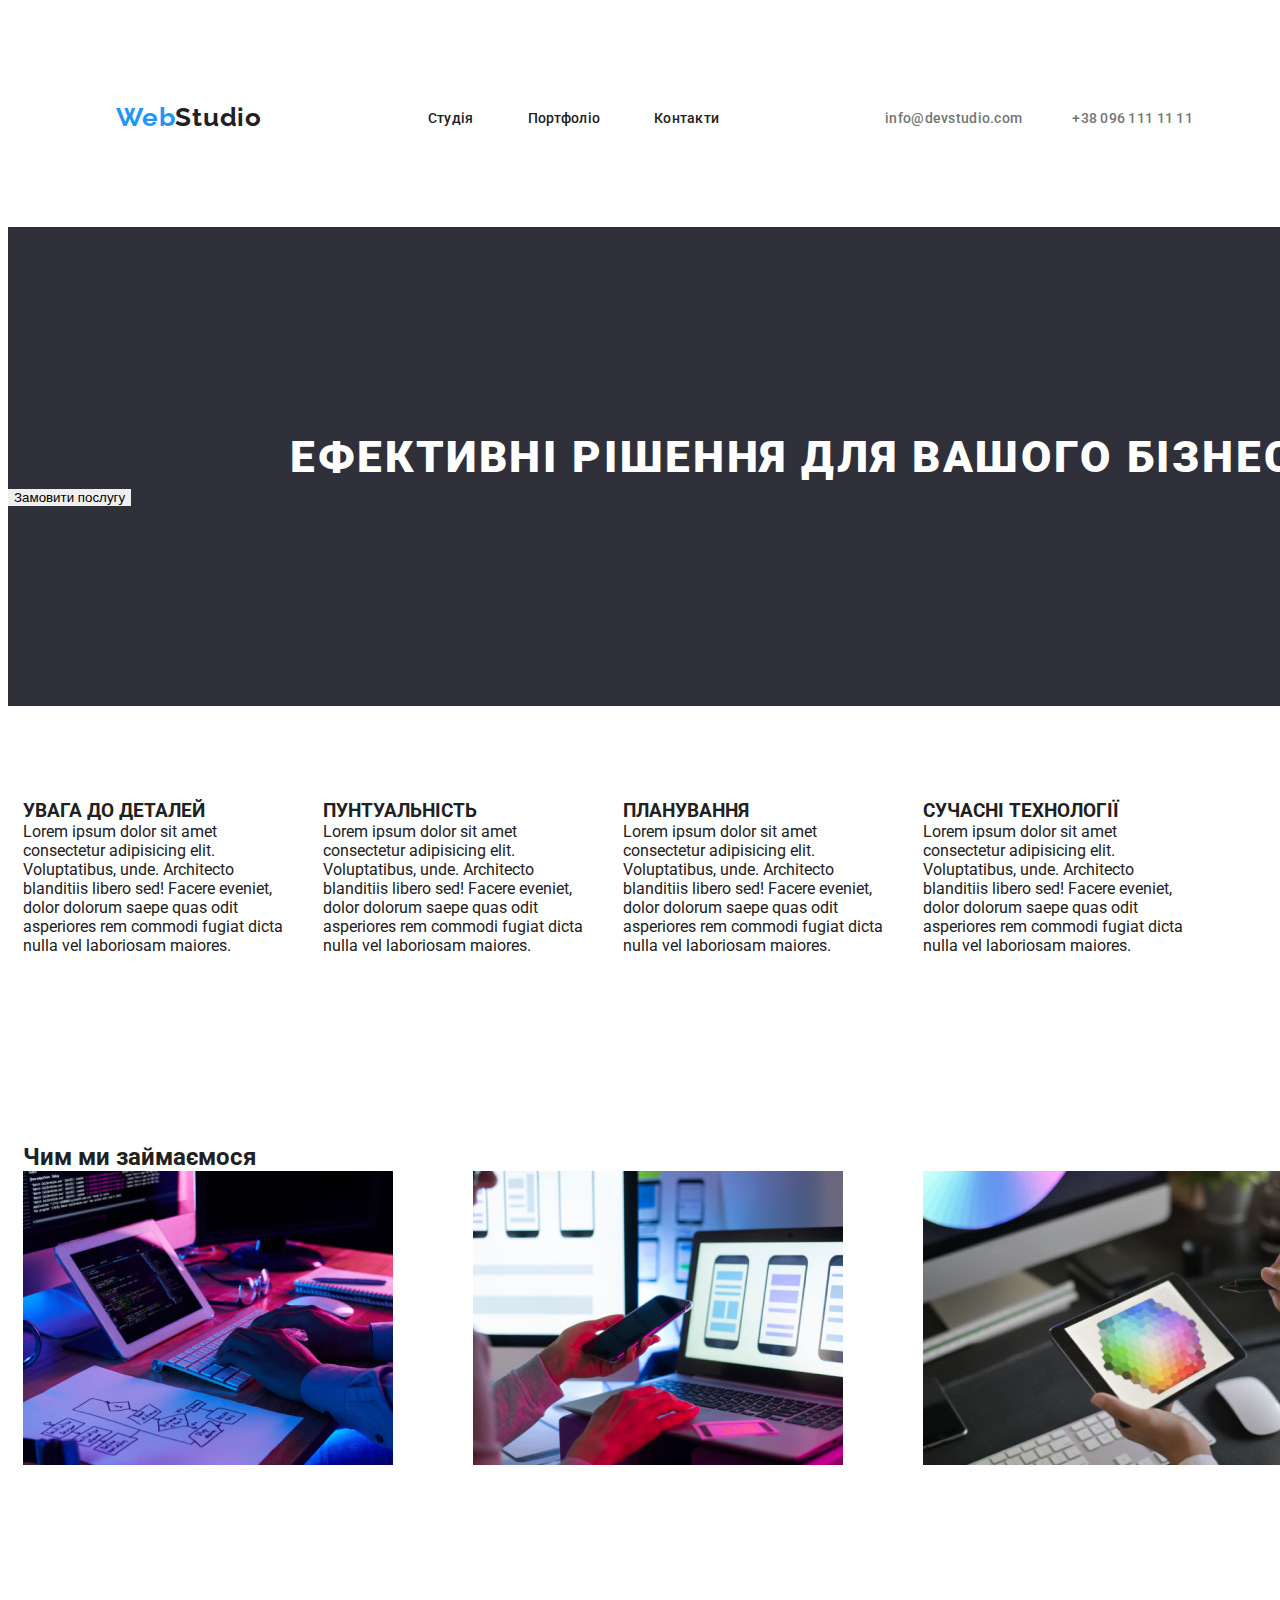
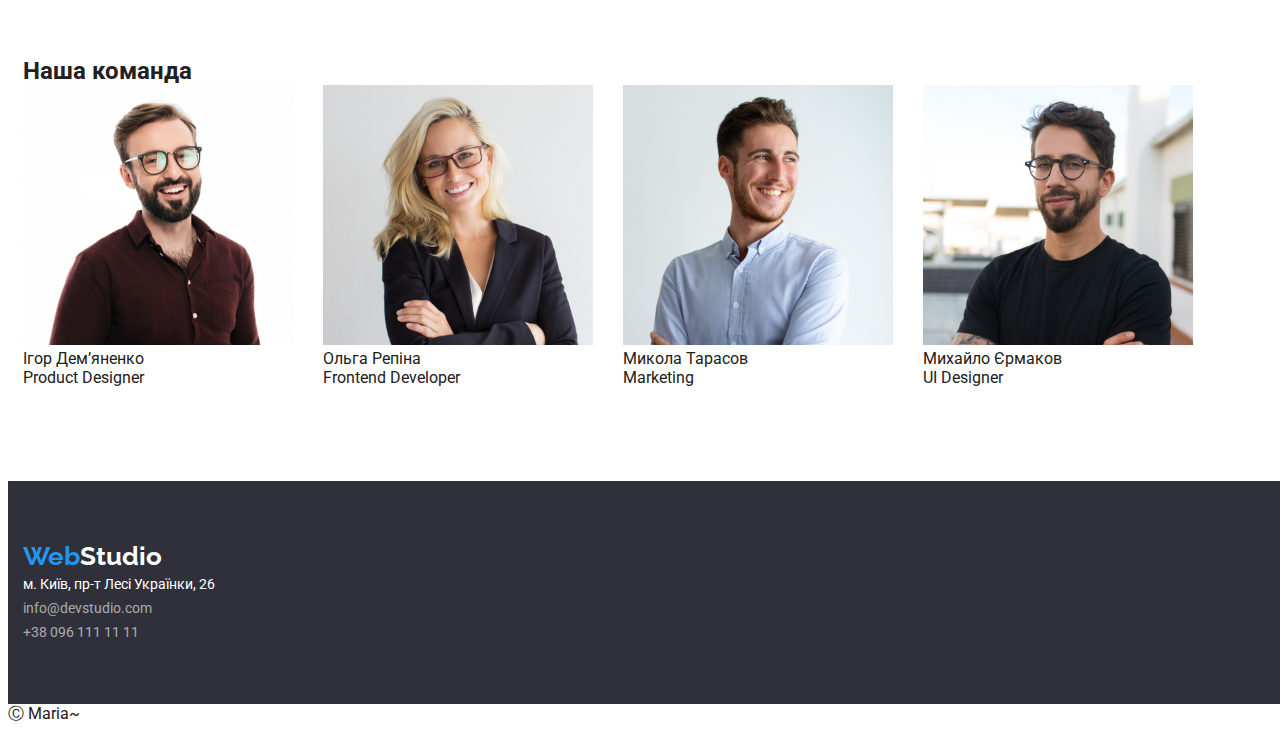
<file: index.html>
<!DOCTYPE html>
<html lang="en">

<head>
    <meta charset="UTF-8">
    <meta http-equiv="X-UA-Compatible" content="IE=edge">
    <meta name="viewport" content="width=device-width, initial-scale=1.0">
    <title>WebStudio</title>
    <link rel="preconnect" href="https://fonts.googleapis.com">
    <link rel="preconnect" href="https://fonts.gstatic.com" crossorigin>
    <link
        href="https://fonts.googleapis.com/css2?family=Raleway:wght@900&family=Roboto:wght@400;500;700;900&display=swap"
        rel="stylesheet">
    <link rel="stylesheet" href="./styles.css">
</head>

<body>
    <!-- Шапка -->
    <header class="section">
        <div class="container">
            <nav>
                <a class="logo" href="./"><span>Web</span>Studio</a>
                <ul class="nav-list">
                    <li class="nav-item">
                        <a class="nav-link" href="./">Студія</a>
                    </li>
                    <li class="nav-item">
                        <a class="nav-link" href="../portfolio.html">Портфоліо</a>
                    </li>
                    <li class="nav-item">
                        <a class="nav-link" href="">Контакти</a>
                    </li>
                </ul>
                <ul class="contacts-list">
                    <li class="contact-item">
                        <a class="contact-link" href="mail:info@devstudio.com">info@devstudio.com</a>
                    </li>
                    <li class="contact-item">
                        <a class="contact-link" href="tel:+380961111111">+38 096 111 11 11</a>
                    </li>
                </ul>
            </nav>
        </div>
    </header>
    <main>
        <!-- Секція герой -->
        <section class="section hero">
            <div class="cotainer">
                <h1 class="hero-title">Ефективні рішення для вашого бізнесу</h1>
                <button class="hero-button">Замовити послугу</button>
            </div>
        </section>
        <!-- Особливості -->
        <section class="section">
            <div class="container">
                <!-- <h2>Особливості</h2> -->
                <ul class="features">
                    <li class="features-item">
                        <h3>УВАГА ДО ДЕТАЛЕЙ</h3>
                        <p>Lorem ipsum dolor sit amet consectetur adipisicing elit. Voluptatibus, unde. Architecto
                            blanditiis libero sed! Facere eveniet, dolor dolorum saepe quas odit asperiores rem commodi
                            fugiat dicta nulla vel laboriosam maiores.</p>
                    </li>
                    <li class="features-item">
                        <h3>ПУНТУАЛЬНІСТЬ</h3>
                        <p>Lorem ipsum dolor sit amet consectetur adipisicing elit. Voluptatibus, unde. Architecto
                            blanditiis libero sed! Facere eveniet, dolor dolorum saepe quas odit asperiores rem commodi
                            fugiat dicta nulla vel laboriosam maiores.</p>
                    </li>
                    <li class="features-item">
                        <h3>ПЛАНУВАННЯ</h3>
                        <p>Lorem ipsum dolor sit amet consectetur adipisicing elit. Voluptatibus, unde. Architecto
                            blanditiis libero sed! Facere eveniet, dolor dolorum saepe quas odit asperiores rem commodi
                            fugiat dicta nulla vel laboriosam maiores.</p>
                    </li>
                    <li class="features-item">
                        <h3>СУЧАСНІ ТЕХНОЛОГІЇ</h3>
                        <p>Lorem ipsum dolor sit amet consectetur adipisicing elit. Voluptatibus, unde. Architecto
                            blanditiis libero sed! Facere eveniet, dolor dolorum saepe quas odit asperiores rem commodi
                            fugiat dicta nulla vel laboriosam maiores.</p>
                    </li>
                </ul>
            </div>
        </section>
        <!-- Чим ми займаємося -->
        <section class="section">
            <div class="container">
                <h2>Чим ми займаємося</h2>
                <ul class="jobs">
                    <li class="jobs-item"><img src="../images/box 1.jpg" alt=""></li>
                    <li class="jobs-item"><img src="../images/box 2.jpg" alt=""></li>
                    <li class="jobs-item"><img src="../images/box 3.jpg" alt=""></li>
                </ul>
            </div>
        </section>
        <!-- Наша команда -->
        <section class="section">
            <div class="container">
                <h2>Наша команда</h2>
                <ul class="team">
                    <li class="team-item">
                        <img class="img" src="./images/img (4).jpg" alt="Ігор Дем'яненко">
                        <p class="name">Ігор Дем’яненко</p>
                        <p class="job">Product Designer</p>
                    </li>
                    <li class="team-item">
                        <img class="img" src="./images/img (1).jpg" alt="Ольга Репіна">
                        <p class="name">Ольга Репіна</p>
                        <p class="job">Frontend Developer</p>
                    </li>
                    <li class="team-item">
                        <img class="img" src="./images/img (2).jpg" alt="Микола Тарасов">
                        <p class="name">Микола Тарасов</p>
                        <p class="job">Marketing</p>
                    </li>
                    <li class="team-item">
                        <img class="img" src="./images/img (3).jpg" alt="Михайло Єрмаков">
                        <p class="name">Михайло Єрмаков</p>
                        <p class="job">UI Designer</p>
                    </li>
                </ul>
            </div>
        </section>
    </main>
    <!-- Футер -->
    <footer class="section footer">
        <div class="container">
            <a class="logo_white" href="./"><span>Web</span>Studio</a>
            <address class="address">м. Київ, пр-т Лесі Українки, 26</address>
            <ul>
                <li><a class="info" href="mail:info@devstudio.com">info@devstudio.com</a></li>
                <li><a class="info" href="tel:+38 096 111 11 11">+38 096 111 11 11</a></li>
            </ul>
        </div>
    </footer>
    <p>Ⓒ Maria~</p>
</body>

</html>
</file>
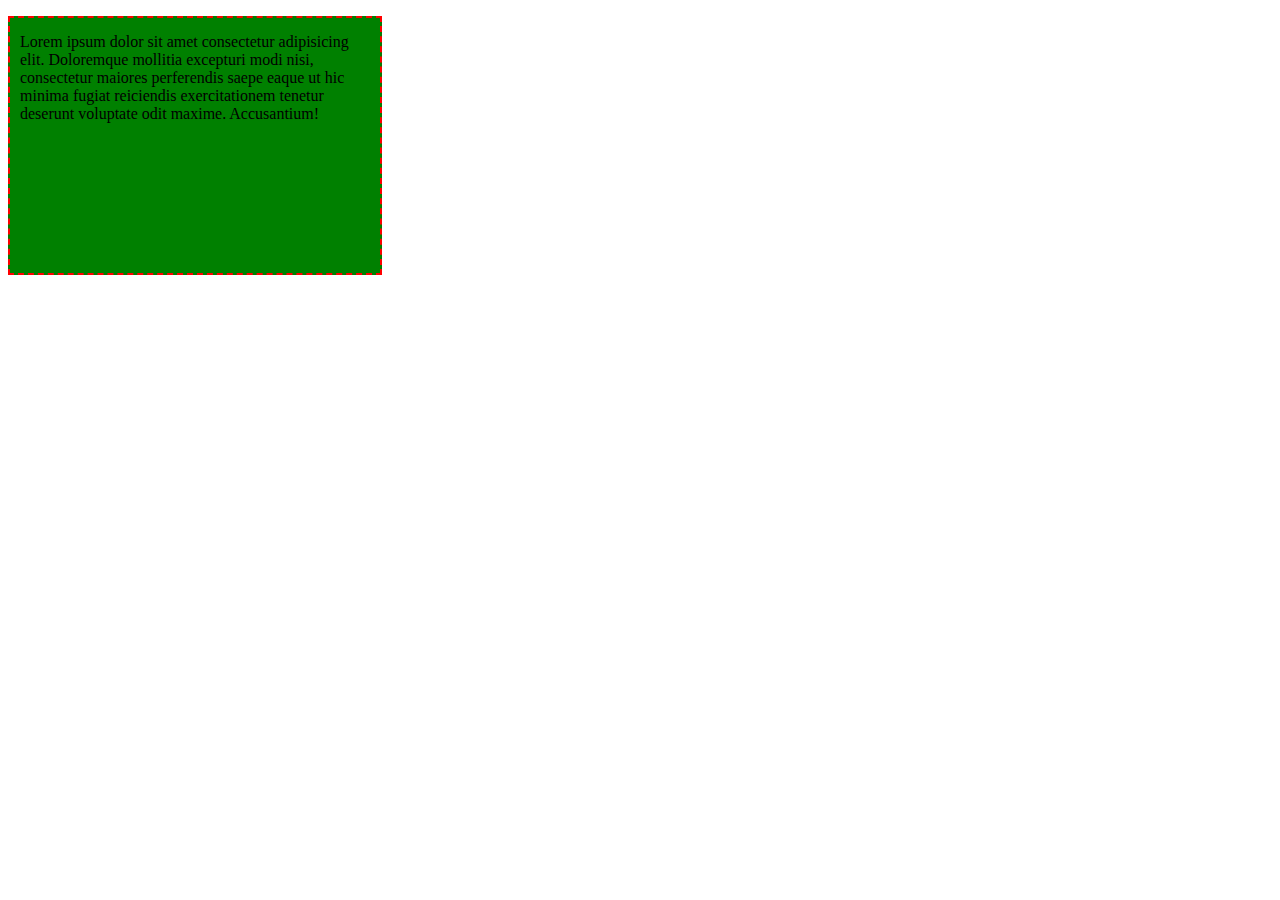
<file: inline-block.html>
<!DOCTYPE html>
<html lang="en">
<head>
    <meta charset="UTF-8">
    <meta http-equiv="X-UA-Compatible" content="IE=edge">
    <meta name="viewport" content="width=device-width, initial-scale=1.0">
    <title>Блокова модель</title>
    <style>
        p{
            width: 350px;
            height: 220px;
            padding-top: 15px;
            padding-left: 10px;
            padding-bottom: 20px;
            padding-right: 10px;
            margin-bottom: 30px;
            border: 2px dashed red;
            background-color: green;
        }
    </style>
</head>
<body>
    <p>Lorem ipsum dolor sit amet consectetur adipisicing elit. Doloremque mollitia excepturi modi nisi, consectetur maiores perferendis saepe eaque ut hic minima fugiat reiciendis exercitationem tenetur deserunt voluptate odit maxime. Accusantium!</p>
</body>
</html>
</file>
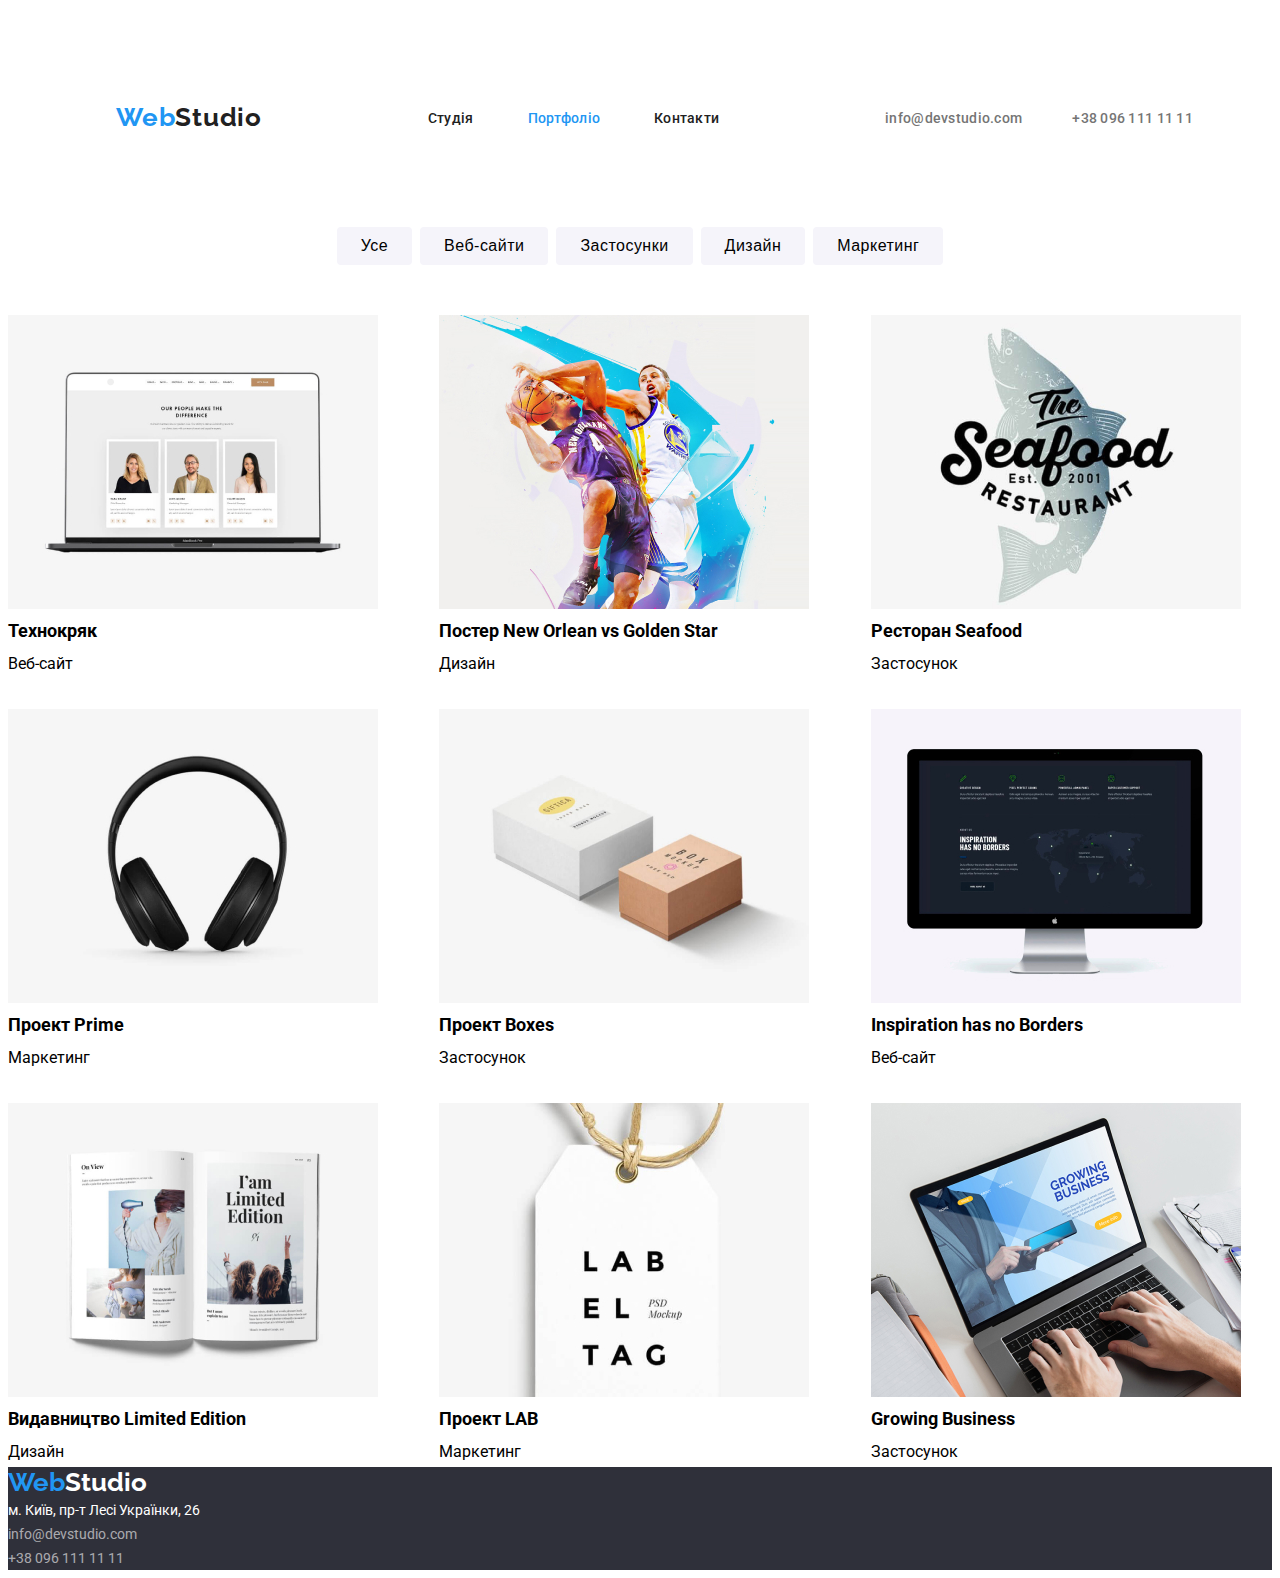
<file: portfolio.html>
<!DOCTYPE html>
<html lang="en">
<head>
    <meta charset="UTF-8">
    <meta http-equiv="X-UA-Compatible" content="IE=edge">
    <meta name="viewport" content="width=device-width, initial-scale=1.0">
    <title>Document</title>
    <link rel="preconnect" href="https://fonts.googleapis.com">
    <link rel="preconnect" href="https://fonts.gstatic.com" crossorigin>
    <link href="https://fonts.googleapis.com/css2?family=Raleway:wght@700&family=Roboto:wght@400;500;700&display=swap" rel="stylesheet">
    <link rel="stylesheet" href="./styles.css">
</head>
<body>
    <!-- Шапка -->
    <header class="section">
        <div class="container">
            <nav>
                <a class="logo" href="./index.html"><span>Web</span>Studio</a>
                <ul class="nav-list">
                    <li class="nav-item"><a class="header_text nav-link" href="./index.html">Студія</a></li>
                    <li class="nav-item"><a class="blue nav-link" href="./portfolio.html">Портфоліо</a></li>
                    <li class="nav-item"><a class="header_text nav-link" href="">Контакти</a></li>
                </ul>
                <ul class="nav-list contacts-list">
                    <li class="nav-item contact-item"><a class="contact-link" href="">info@devstudio.com</a></li>
                    <li class="nav-item contact-item"><a class="contact-link" href="">+38 096 111 11 11</a></li>
                </ul>
            </nav>
        </div>
    </header>
    <main>
        <!-- Секція з розділами -->
        <!-- Я зробила кнопками, але тут мабуть можна зробити ссилки замість кнопок -->
        <section>
            <ul class="filter">
                <li class="filter-item"><button type="button" class="filter-btn">Усе</button></li>
                <li class="filter-item"><button type="button" class="filter-btn">Веб-сайти</button></li>
                <li class="filter-item"><button type="button" class="filter-btn">Застосунки</button></li>
                <li class="filter-item"><button type="button" class="filter-btn">Дизайн</button></li>
                <li class="filter-item"><button type="button" class="filter-btn">Маркетинг</button></li>
            </ul>
        </section>
        <!-- Головна секція -->
        <section>
            <ul class="examples">
                <li class="examples-link">
                   <a href="">
                        <img src="./images/laptop.jpg" alt="">
                        <h2 class="img_title">Технокряк</h2>
                        <p class="img_text">Веб-сайт</p>
                   </a> 
                </li>
                <li class="examples-link">
                    <a href="">
                        <img src="./images/sport.jpg" alt="">
                        <h2 class="img_title">Постер New Orlean vs Golden Star</h2>
                        <p class="img_text">Дизайн</p>
                    </a>
                </li>
                <li class="examples-link">
                    <a href="">
                        <img src="./images/seafood_rest.jpg" alt="">
                        <h2 class="img_title">Ресторан Seafood</h2>
                        <p class="img_text">Застосунок</p>
                    </a>
                </li>
                <li class="examples-link">
                    <a href="">
                        <img src="./images/headphones.jpg" alt="">
                        <h2 class="img_title">Проект Prime</h2>
                        <p class="img_text">Маркетинг</p>
                    </a>
                </li>
                <li class="examples-link">
                    <a href="">
                        <img src="./images/boxes.jpg" alt="">
                        <h2 class="img_title">Проект Boxes</h2>
                        <p class="img_text">Застосунок</p>
                    </a>
                </li>
                <li class="examples-link">
                    <a href="">
                        <img src="./images/monitor.jpg" alt="">
                        <h2 class="img_title">Inspiration has no Borders</h2>
                        <p class="img_text">Веб-сайт</p>
                    </a>
                </li>
                <li class="examples-link">
                    <a href="">
                        <img src="./images/book.jpg" alt="">
                        <h2 class="img_title">Видавництво Limited Edition</h2>
                        <p class="img_text">Дизайн</p>
                    </a>
                </li>
                <li class="examples-link">
                    <a href="">
                        <img src="./images/label_tag.jpg" alt="">
                        <h2 class="img_title">Проект LAB</h2>
                        <p class="img_text">Маркетинг</p>
                    </a>
                </li>
                <li class="examples-link">
                    <a href="">
                        <img src="./images/gr_business.jpg" alt="">
                        <h2 class="img_title">Growing Business</h2>
                        <p class="img_text">Застосунок</p>
                    </a>
                </li>
            </ul>
        </section>
    </main>
    <!-- Футер -->
    <footer class="footer">
        <a class="logo_white" href="./"><span>Web</span>Studio</a>
        <address class="address">м. Київ, пр-т Лесі Українки, 26</address>
        <ul>
            <li><a class="info" href="mail:info@devstudio.com">info@devstudio.com</a></li>
            <li><a class="info" href="tel:+38 096 111 11 11">+38 096 111 11 11</a></li>
        </ul>
    </footer>
</body>
</html>
</file>
<file: styles.css>
:root {
    --accent-color: #2196F3;
    --primary-text-color: #212121;
    --secondary-text-color: #757575;
    --thirdly-text-color: #FFFFFF;
    --backgroud-color: #2F303A;
}

/* Загальні стилі */
body {
    font-family: "Roboto", sans-serif;
    color: var(--primary-text-color);
}

*,
*::before,
*::after {
    box-sizing: border-box;
}

h1,
h2,
h3,
p,
ul {
    margin: 0;
    padding: 0;
}

a {
    margin: 0;
    padding: 0;
    color: var(--primary-text-color);
    text-decoration: none;
}

ul {
    list-style: none;
}

/* Головна сторінка */

.section {
    width: 1600px;
    padding-top: 94px;
    padding-bottom: 94px;
}

.container {
    width: 1200px;
    padding-left: 15px;
    padding-right: 15px;
    margin-right: auto;
}

/* Хедер */
.section.header {
    padding-top: 24px;
    padding-bottom: 25px;
}

.container nav{
    display: flex;
    align-items: center;
    justify-content: space-evenly;
}

.logo {
    font-family: 'Raleway';
    font-style: normal;
    font-weight: 700;
    font-size: 26px;
    line-height: 31px;
    letter-spacing: 0.03em;
    color: var(--primary-text-color);
    margin-right: auto;
    margin-left: 0;
}

/* .logo {
    font-family: 'Raleway';
    font-style: normal;
    font-weight: 700;
    font-size: 26px;
    line-height: 31px;
    color: black;
} */

.logo span {
    color: var(--accent-color);
}

nav {
    margin-left: 93px;
}

.nav-list {
    display: flex;
}

.nav-item:not(:first-child) {
    margin-left: 54px;
}

.nav-link,
.contact-link {
    /* font-family: 'Roboto'; */
    font-style: normal;
    font-weight: 500;
    font-size: 14px;
    line-height: 16px;
    letter-spacing: 0.02em;
    color: var(--primary-text-color);
}

.nav-link:hover,
.nav-link:focus,
.contact-link:hover,
.contact-link:focus {
    color: var(--accent-color);
}

.contacts-list {
    display: flex;
    margin-left: auto;
}

.contact-item:not(:first-child){
    margin-left: 50px;
}

.contact-link {
    color: var(--secondary-text-color);
}


/* Сeкція герой */
.section.hero {
    padding-top: 200px;
    padding-bottom: 200px;
}

.section.hero,
.section.foooter {
    background-color: var(--backgroud-color);
}

.hero-title {
    font-style: normal;
    font-weight: 900;
    font-size: 44px;
    line-height: 60px;
    text-align: center;
    letter-spacing: 0.06em;
    text-transform: uppercase;
    color: var(--thirdly-text-color);
}

/* Особливості */
.features{
    display: flex;
    justify-content: space-between;
}
.features-item{
    width: 270px;
}

/* Чим ми займаємося */
.jobs{
    display: flex;
    justify-content: space-between;
}
.jobs-item{
    width: 270px;
}
/* Наша команда */
.team{
    display: flex;
    justify-content: space-between;
}
.team-item{
    width: 270px;
}
.img{
    width: 270px;
}

/* Футер */
.section.footer {
    padding-top: 60px;
    padding-bottom: 60px;
}

.logo_white {
    font-family: 'Raleway';
    font-style: normal;
    font-weight: 700;
    font-size: 26px;
    line-height: 31px;
    color: white;
}

.address {
    font-family: 'Roboto';
    font-style: normal;
    font-weight: 400;
    font-size: 14px;
    line-height: 24px;
    color: white;
}

.info {
    font-family: 'Roboto';
    font-style: normal;
    font-weight: 400;
    font-size: 14px;
    line-height: 24px;
    color: rgba(255, 255, 255, 0.6);
}

.blue {
    font-family: 'Roboto';
    font-style: normal;
    font-weight: 500;
    font-size: 14px;
    line-height: 16px;
    color: #2196F3;
}

/* Портфоліо */

/* Кнопки фільтру */
.filter{
    display: flex;
    justify-content: center;
    margin-bottom: 50px;
}

.filter-item:not(:last-child){
    margin-right: 8px;
}

.filter-btn{
    border: none;
    border-radius: 4px;
    padding: 6px 24px;
    background: #F5F4FA;
    font-weight: 500;
    font-size: 16px;
    line-height: 26px;
    text-align: center;
    letter-spacing: 0.03em;
}

.filter-btn:hover,
.filter-btn:focus{
    background-color: var(--accent-color);
    color: var(--thirdly-text-color);
    box-shadow: 0px 3px 1px rgba(0, 0, 0, 0.1),
                0px 1px 2px rgba(0, 0, 0, 0.08),
                0px 2px 2px rgba(0, 0, 0, 0.12);
}

/* Приклади в портфоліо */
.examples{
    display: flex;
    flex-wrap: wrap;
    margin: -15px;
}

.examples-link{
    width: calc((100% - 30px * 3) / 3);
    margin: 15px;
    /* margin-left: 30px; */
}

body {
    font-family: "Roboto", sans-serif;
}

a {
    text-decoration: none;
    color: black;
}

span {
    color: #2196F3;
}

.contacts-list{
    justify-content: flex-end;
}

.blue {
    font-family: 'Roboto';
    font-style: normal;
    font-weight: 500;
    font-size: 14px;
    line-height: 16px;
    color: #2196F3;
}

.header_text {
    font-family: 'Roboto';
    font-style: normal;
    font-weight: 500;
    font-size: 14px;
    line-height: 16px;
}

.header_info {
    font-family: 'Roboto';
    font-style: normal;
    font-weight: 500;
    font-size: 14px;
    line-height: 16px;
    letter-spacing: 0.02em;
    color: #757575;
}

button {
    border: none;
}

.backgr_blue {
    background: #2196F3;
    color: white;
    border-radius: 4px;
}

.grey {
    background: #F5F4FA;
    border-radius: 4px;
}

.img_title {
    font-family: 'Roboto';
    font-style: normal;
    font-weight: 700;
    font-size: 18px;
    line-height: 36px;
}

.img_text {
    font-family: 'Roboto';
    font-style: normal;
    font-weight: 400;
    font-size: 16px;
    line-height: 30px;
}

.footer {
    background-color: #2F303A;
}

.logo_white {
    font-family: 'Raleway';
    font-style: normal;
    font-weight: 700;
    font-size: 26px;
    line-height: 31px;
    color: white;
}

.address {
    font-family: 'Roboto';
    font-style: normal;
    font-weight: 400;
    font-size: 14px;
    line-height: 24px;
    color: white;
}

.info {
    font-family: 'Roboto';
    font-style: normal;
    font-weight: 400;
    font-size: 14px;
    line-height: 24px;
    color: rgba(255, 255, 255, 0.6);
}
</file>
